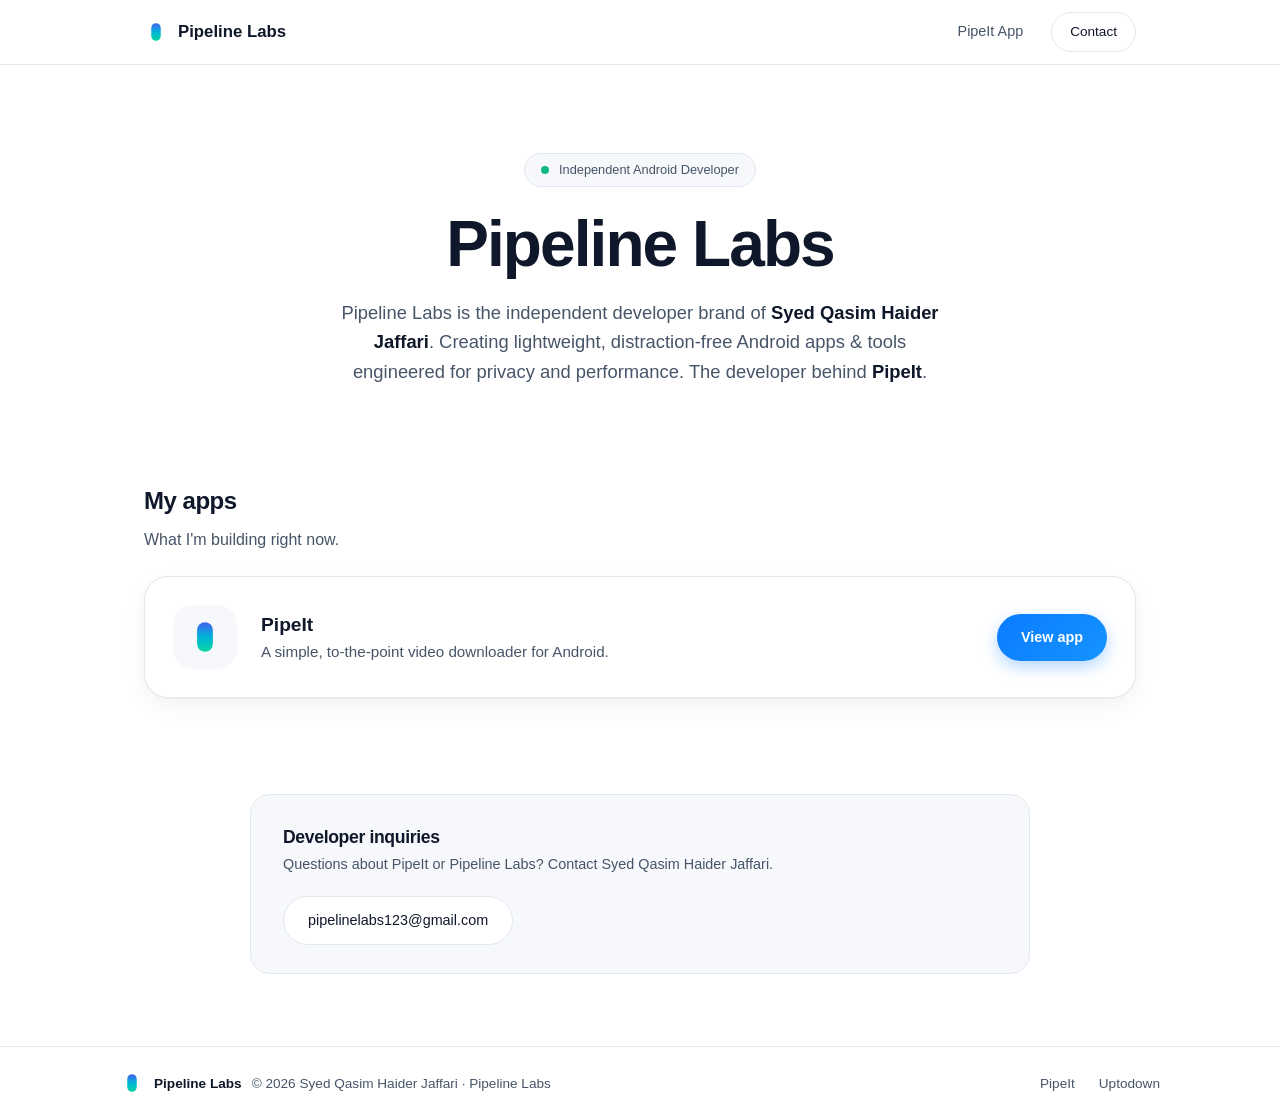
<file: docs/index.html>
<!DOCTYPE html>
<html lang="en">
<head>
  <meta charset="UTF-8">
  <meta name="viewport" content="width=device-width, initial-scale=1.0">
  <title>Pipeline Labs – Independent Android Developer</title>
<meta name="description" content="Pipeline Labs is the independent Android developer brand of Syed Qasim Haide Jaffari, creating lightweight, distraction-free android apps and tools engineered for privacy and performance. The developer behind PipeIt.">
  <meta property="og:title" content="Pipeline Labs">
  <meta property="og:description" content="Lightweight, distraction-free Android apps & tools engineered for privacy and performance.">
  <meta property="og:image" content="assets/pipeit-logo.png">
  <link rel="icon" href="assets/pipeit-logo.svg" type="image/svg+xml">

  <script type="application/ld+json">
{
  "@context": "https://schema.org",
  "@type": "Person",
  "name": "[Full Name]",
  "alternateName": "Pipeline Labs",
  "url": "https://qasimsyed16.github.io/pipeit-releases/",
  "email": "pipelinelabs123@gmail.com",
  "sameAs": ["https://github.com/qasimsyed16/pipeit-releases/#pipeit"]
}
</script>

  <style>
    :root {
      --bg: #ffffff;
      --surface: #ffffff;
      --surface-alt: #f6f8fb;
      --text: #0f172a;
      --text-muted: #475569;
      --border: #e2e8f0;
      --blue: #0a7cff;
      --teal: #12d6b0;
      --link: #0a6fcf;
      --shadow: 0 1px 2px rgba(15, 23, 42, .04), 0 8px 24px rgba(15, 23, 42, .05);
    }
    @media (prefers-color-scheme: dark) {
      :root {
        --bg: #0b1120;
        --surface: #111a2e;
        --surface-alt: #162036;
        --text: #f1f5f9;
        --text-muted: #94a3b8;
        --border: #24304a;
        --link: #5aa9ff;
        --shadow: none;
      }
    }

    * { box-sizing: border-box; margin: 0; padding: 0; }
    html { scroll-behavior: smooth; }
    body {
      font-family: Inter, -apple-system, BlinkMacSystemFont, "Segoe UI", Roboto, Helvetica, Arial, sans-serif;
      background: var(--bg);
      color: var(--text);
      line-height: 1.6;
      -webkit-font-smoothing: antialiased;
    }
    a { color: inherit; text-decoration: none; }
    :focus-visible { outline: 2px solid var(--blue); outline-offset: 3px; border-radius: 8px; }
    .container { width: 100%; max-width: 1040px; margin: 0 auto; padding: 0 24px; }

       .mark {
      display: block;
      height: 24px;
      width: auto;
      flex-shrink: 0;
    }

    /* Header */
    header { border-bottom: 1px solid var(--border); }
    .nav { display: flex; align-items: center; justify-content: space-between; height: 64px; }
    .brand { display: flex; align-items: center; gap: 10px; font-weight: 700; font-size: 1.05rem; }
    .nav-links { display: flex; align-items: center; gap: 28px; font-size: .9rem; color: var(--text-muted); }
    .nav-links a:hover { color: var(--text); }
    .btn-outline {
      border: 1px solid var(--border);
      border-radius: 999px;
      padding: 8px 18px;
      font-size: .85rem;
      color: var(--text);
      background: var(--surface);
    }
    .btn-outline:hover { border-color: var(--blue); }

    /* Hero */
    .hero { text-align: center; padding: 88px 0 72px; }
    .badge {
      display: inline-flex; align-items: center; gap: 10px;
      border: 1px solid var(--border);
      background: var(--surface-alt);
      border-radius: 999px;
      padding: 6px 16px;
      font-size: .8rem;
      color: var(--text-muted);
    }
    .badge i { width: 8px; height: 8px; border-radius: 50%; background: #10b981; }
    h1 {
      font-size: clamp(2.6rem, 7vw, 4rem);
      letter-spacing: -.03em;
      line-height: 1.1;
      margin: 22px 0 18px;
    }
    .lead {
      max-width: 620px;
      margin: 0 auto;
      font-size: 1.15rem;
      color: var(--text-muted);
    }
    .lead strong { color: var(--text); font-weight: 600; }
    .cta { display: flex; justify-content: center; flex-wrap: wrap; gap: 12px; margin-top: 32px; }
    .btn-primary {
      background: linear-gradient(135deg, #0a7cff, #1593ff);
      color: #fff;
      border-radius: 999px;
      padding: 12px 24px;
      font-weight: 600;
      font-size: .9rem;
      box-shadow: 0 6px 16px rgba(10, 124, 255, .3);
    }
    .btn-primary:hover { filter: brightness(1.08); }
    .btn-ghost {
      border: 1px solid var(--border);
      background: var(--surface);
      border-radius: 999px;
      padding: 12px 24px;
      font-size: .9rem;
    }
    .btn-ghost:hover { border-color: var(--blue); }

    /* Our apps */
    section { padding: 24px 0 72px; }
    h2 { font-size: 1.5rem; letter-spacing: -.02em; margin-bottom: 6px; }
    .section-sub { color: var(--text-muted); margin-bottom: 24px; }
    .app-card {
      display: flex; align-items: center; gap: 24px;
      background: var(--surface);
      border: 1px solid var(--border);
      border-radius: 24px;
      padding: 28px;
      box-shadow: var(--shadow);
    }
    .app-icon {
      width: 64px; height: 64px; flex-shrink: 0;
      border-radius: 20px;
      background: var(--surface-alt);
      display: grid; place-items: center;
    }
    .app-icon img { width: 40px; height: auto; }
    .app-body { flex: 1; min-width: 0; }
    .app-body h3 { font-size: 1.2rem; }
    .app-body p { color: var(--text-muted); font-size: .95rem; }
    .app-actions { display: flex; gap: 10px; flex-wrap: wrap; }

    /* Contact */
    .contact {
      display: flex; align-items: center; justify-content: space-between; gap: 20px; flex-wrap: wrap;
      max-width: 780px; margin: 0 auto;
      background: var(--surface-alt);
      border: 1px solid var(--border);
      border-radius: 20px;
      padding: 28px 32px;
    }
    .contact h2 { font-size: 1.1rem; margin-bottom: 2px; }
    .contact p { color: var(--text-muted); font-size: .9rem; }
    .contact .btn-ghost { font-weight: 500; }

    /* Footer */
    footer { border-top: 1px solid var(--border); font-size: .85rem; color: var(--text-muted); }
    .foot { display: flex; align-items: center; justify-content: space-between; flex-wrap: wrap; gap: 12px 24px; padding: 24px 0; }
    .foot-brand { display: flex; align-items: center; gap: 10px; }
    .foot-brand strong { color: var(--text); }
    .foot-links { display: flex; flex-wrap: wrap; gap: 8px 24px; }
    .foot-links a:hover { color: var(--text); }
    .foot-links a.mail { color: var(--link); }

    @media (max-width: 720px) {
      .nav-links { gap: 16px; }
      .nav-links .hide-sm { display: none; }
      .hero { padding: 56px 0 48px; }
      .app-card { flex-direction: column; text-align: center; align-items: center; }
      .app-actions { justify-content: center; }
      .contact { flex-direction: column; text-align: center; }
      .foot { flex-direction: column; text-align: center; }
      .foot-links { justify-content: center; }
    }
  </style>
</head>
<body>

  <header>
    <div class="container nav">
      <a class="brand" href="./" aria-label="Pipeline Labs home">
        <img class="mark" src="assets/pipeit-logo.svg" alt="" aria-hidden="true">
        Pipeline Labs
      </a>
      <nav class="nav-links" aria-label="Main">
        <a href="pipeit.html">PipeIt App</a>
        <!-- <a class="hide-sm" href="https://github.com/qasimsyed16/pipeit-releases" target="_blank" rel="noopener">GitHub</a> -->
        <a class="btn-outline" href="#contact">Contact</a>
      </nav>
    </div>
  </header>

  <main>
    <div class="container hero">
      <span class="badge"><i aria-hidden="true"></i>Independent Android Developer</span>
      <h1>Pipeline Labs</h1>
      <p class="lead">
  Pipeline Labs is the independent developer brand of <strong>Syed Qasim Haider Jaffari</strong>.
  Creating lightweight, distraction-free Android apps & tools engineered for privacy and performance.
  The developer behind <strong>PipeIt</strong>.
</p>
      <!-- <div class="cta">
        <a class="btn-primary" href="pipeit.html">Explore PipeIt</a>
        <a class="btn-ghost" href="mailto:pipelinelabs123@gmail.com">pipelinelabs123@gmail.com</a>
      </div> -->
    </div>

    <section>
      <div class="container">
        <h2>My apps</h2>
        <p class="section-sub">What I'm building right now.</p>
        <div class="app-card">
          <div class="app-icon"><img src="assets/pipeit-logo.svg" alt="PipeIt logo"></div>
          <div class="app-body">
            <h3>PipeIt</h3>
            <p>A simple, to-the-point video downloader for Android.</p>
          </div>
          <div class="app-actions">
            <a class="btn-primary" href="pipeit.html">View app</a>
          </div>
        </div>
      </div>
    </section>

    <section id="contact">
      <div class="container">
        <div class="contact">
          <div>
            <h2>Developer inquiries</h2>
<p>Questions about PipeIt or Pipeline Labs? Contact Syed Qasim Haider Jaffari.</p>
          </div>
          <a class="btn-ghost" href="mailto:pipelinelabs123@gmail.com">pipelinelabs123@gmail.com</a>
        </div>
      </div>
    </section>
  </main>

  <footer>
    <div class="container foot">
      <div class="foot-brand">
        <img class="mark" src="assets/pipeit-logo.svg" alt="" aria-hidden="true">
        <strong>Pipeline Labs</strong>
        <span>&copy; 2026 Syed Qasim Haider Jaffari · Pipeline Labs</span>
      </div>
      <div class="foot-links">
        <a href="pipeit.html">PipeIt</a>
        <a href="https://en.uptodown.com/developer/pipeline-labs" target="_blank" rel="noopener">Uptodown</a>
      </div>
    </div>
  </footer>

</body>
</html>
</file>
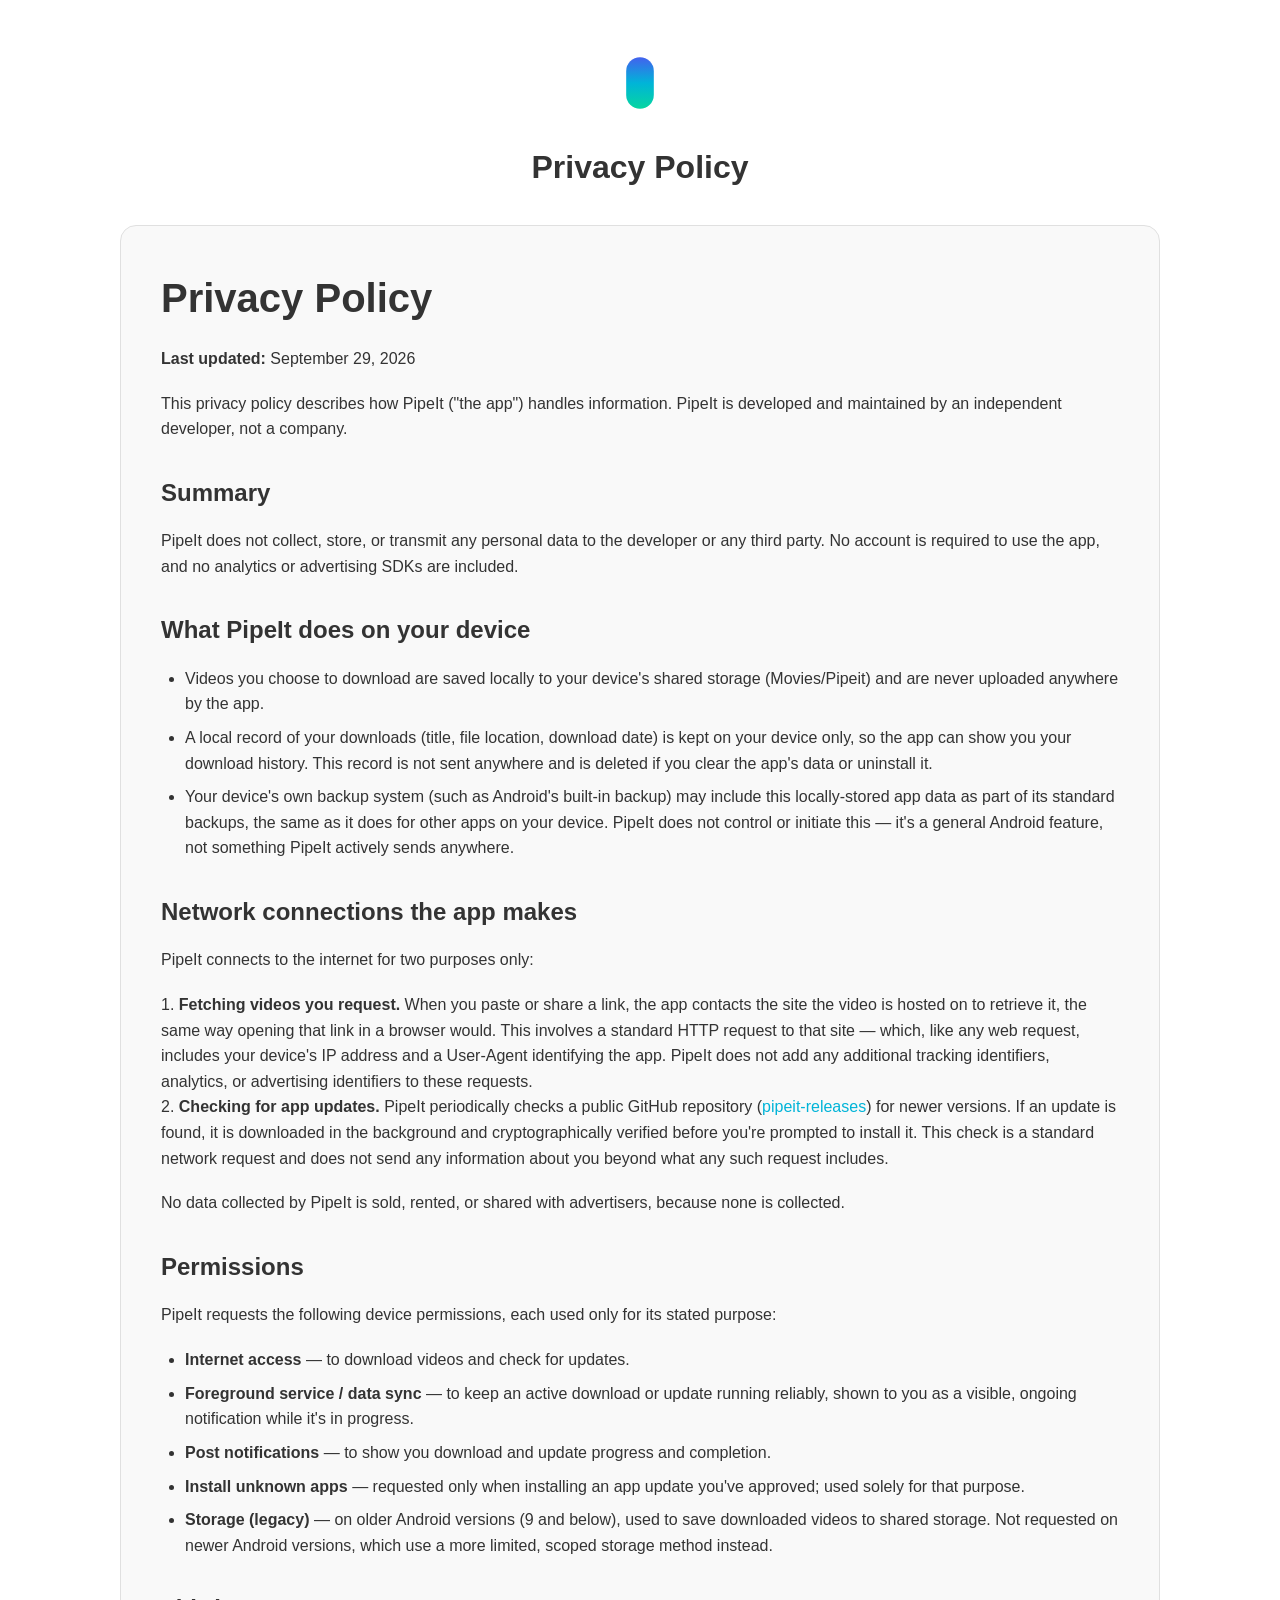
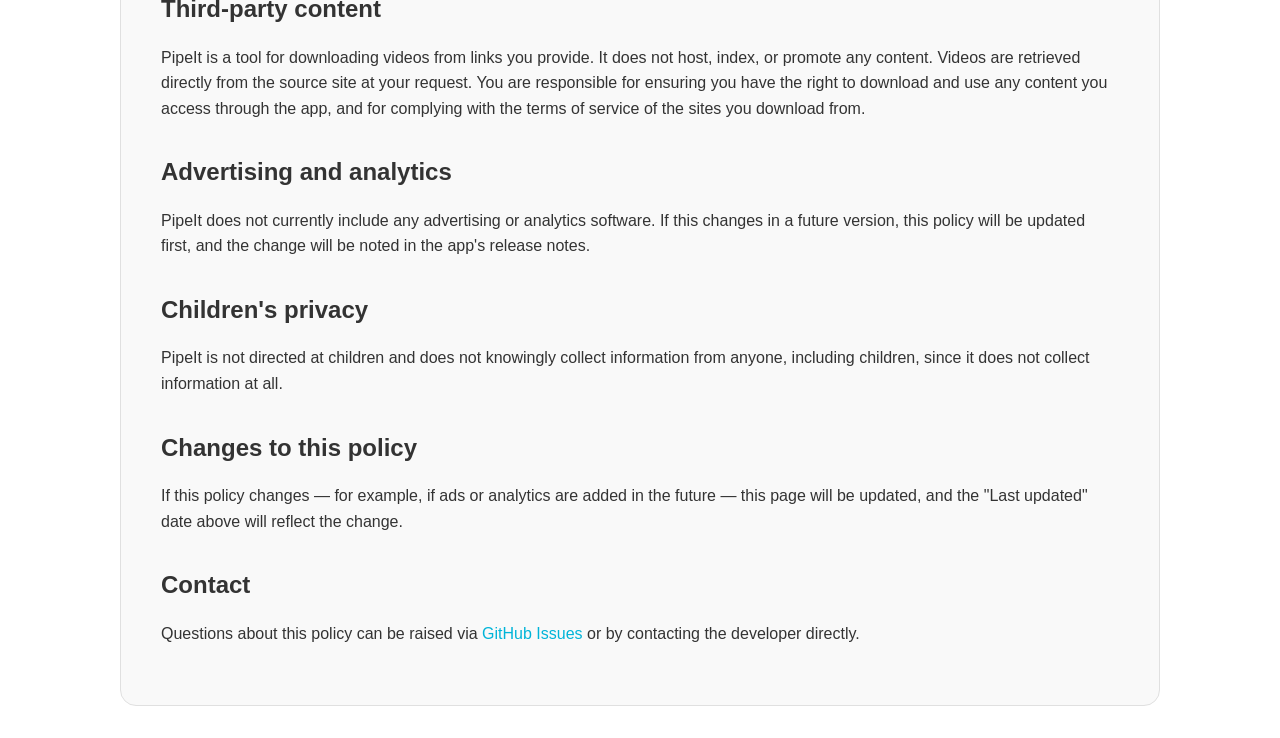
<file: docs/privacy.html>
<!DOCTYPE html>
<html lang="en">
<head>
    <meta charset="UTF-8">
    <meta name="viewport" content="width=device-width, initial-scale=1.0">
    <title>Privacy Policy - PipeIt</title>
    <link rel="icon" type="image/svg+xml" href="assets/pipeit-logo.svg">
    <link rel="apple-touch-icon" href="assets/pipeit-logo.png">
    <link rel="stylesheet" href="css/style.css">
</head>
<body>
    <div class="container">
        <header class="header" style="margin-bottom: 2rem; margin-top: 1rem;">
            <a href="index.html">
                <img src="assets/pipeit-logo.svg" alt="PipeIt Logo" class="logo" style="width: 70px; margin-bottom: 1rem;">
            </a>
            <h1 style="font-size: 2rem;">Privacy Policy</h1>
        </header>

        <main id="policy-content">
            <p>Loading privacy policy...</p>
        </main>
    </div>

    <script>
        function parseMarkdown(md) {
            let html = md;
            
            // Headings
            html = html.replace(/^### (.*$)/gim, '<h3>$1</h3>');
            html = html.replace(/^## (.*$)/gim, '<h2>$1</h2>');
            html = html.replace(/^# (.*$)/gim, '<h1>$1</h1>');
            
            // Bold
            html = html.replace(/\*\*(.*)\*\*/gim, '<strong>$1</strong>');
            
            // Links
            html = html.replace(/\[([^\]]+)\]\(([^)]+)\)/gim, '<a href="$2">$1</a>');
            
            // Bullet lists
            html = html.replace(/^[\*-] (.*$)/gim, '<ul><li>$1</li></ul>');
            // Merge adjacent ul tags
            html = html.replace(/<\/ul>\n<ul>/gim, '\n');
            
            // Paragraphs (anything not enclosed in a block level tag)
            html = html.split('\n\n').map(p => {
                let trimmed = p.trim();
                if (trimmed.startsWith('<h') || trimmed.startsWith('<ul')) {
                    return trimmed;
                }
                if (trimmed) {
                    return `<p>${trimmed.replace(/\n/g, '<br>')}</p>`;
                }
                return '';
            }).join('\n');
            
            return html;
        }

        fetch('content/privacy-policy.md')
            .then(response => {
                if (!response.ok) throw new Error('Failed to fetch');
                return response.text();
            })
            .then(text => {
                document.getElementById('policy-content').innerHTML = parseMarkdown(text);
            })
            .catch(error => {
                console.error('Error loading policy:', error);
                document.getElementById('policy-content').innerHTML = '<p>Error loading privacy policy. Please try again later or check the repository directly.</p>';
            });
    </script>
</body>
</html>
</file>
<file: docs/css/style.css>
:root {
  --bg-color: #ffffff;
  --text-color: #333333;
  --text-muted: #666666;
  --card-bg: #f9f9f9;
  --border-color: #e0e0e0;
  --gradient: linear-gradient(to bottom right, #4361EE, #00B4D8, #06D6A0);
}

@media (prefers-color-scheme: dark) {
  :root {
    --bg-color: #121212;
    --text-color: #e0e0e0;
    --text-muted: #a0a0a0;
    --card-bg: #1e1e1e;
    --border-color: #333333;
  }
}

body {
  margin: 0;
  padding: 0;
  font-family: -apple-system, BlinkMacSystemFont, "Segoe UI", Roboto, Helvetica, Arial, sans-serif;
  background-color: var(--bg-color);
  color: var(--text-color);
  line-height: 1.6;
}

.container {
  max-width: 1040px;
  margin: 0 auto;
  padding: 2rem 1.5rem;
}

.header {
  text-align: center;
  max-width: 720px;
  margin: 2rem auto 2.5rem;
}

.logo {
  width: 120px;
  height: auto;
  margin-bottom: 0.2rem;
}

h1 {
  margin: 0 0 0.5rem 0;
  font-size: 2.5rem;
}

.tagline {
  font-size: 1.2rem;
  color: var(--text-muted);
  margin-top: 0;
}

.btn {
  display: inline-block;
  background: var(--gradient);
  color: white;
  padding: 0.9rem 2rem;
  text-decoration: none;
  border-radius: 8px;
  font-weight: 600;
  font-size: 1.1rem;
  transition: opacity 0.2s, transform 0.1s;
  border: none;
  cursor: pointer;
  box-shadow: 0 4px 6px rgba(0,0,0,0.1);
}

.btn:hover {
  opacity: 0.95;
  transform: translateY(-1px);
}

.links {
  margin-top: 2rem;
  display: flex;
  justify-content: center;
  gap: 2rem;
}

.links a {
  color: var(--text-muted);
  text-decoration: none;
  font-weight: 500;
  border-bottom: 2px solid transparent;
  transition: color 0.2s, border-color 0.2s;
}

.links a:hover {
  color: var(--text-color);
  border-bottom-color: #00B4D8;
}

/* Screenshots Showcase Section */
.showcase-section {
  margin-top: 3.5rem;
  margin-bottom: 3.5rem;
  text-align: center;
}

.showcase-heading {
  font-size: 2rem;
  font-weight: 700;
  margin: 0 0 0.4rem 0;
}

.showcase-subheading {
  font-size: 1.05rem;
  color: var(--text-muted);
  margin: 0 0 2.2rem 0;
}

/* Screenshots Grid / Scroll */
.screenshots-grid {
  display: grid;
  grid-template-columns: repeat(4, 1fr);
  gap: 1.5rem;
  align-items: stretch;
}

.screenshot-card {
  background-color: var(--card-bg);
  border: 1px solid var(--border-color);
  border-radius: 20px;
  padding: 1.5rem 1rem 1.25rem;
  display: flex;
  flex-direction: column;
  align-items: center;
  cursor: pointer;
  transition: transform 0.25s ease, box-shadow 0.25s ease, border-color 0.25s ease;
  position: relative;
  overflow: hidden;
}

.screenshot-card:hover {
  transform: translateY(-6px);
  border-color: #00B4D8;
  box-shadow: 0 14px 28px rgba(0, 180, 216, 0.12);
}

.mockup-img-wrap {
  width: 100%;
  display: flex;
  justify-content: center;
  align-items: center;
  margin-bottom: 1.2rem;
}

.mockup-img-wrap img {
  height: 380px;
  width: auto;
  max-width: 100%;
  object-fit: contain;
  filter: drop-shadow(0 12px 20px rgba(0, 0, 0, 0.18));
  transition: transform 0.25s ease;
}

.screenshot-card:hover .mockup-img-wrap img {
  transform: scale(1.03);
}

.screenshot-info {
  display: flex;
  flex-direction: column;
  align-items: center;
  text-align: center;
  margin-top: auto;
  width: 100%;
}

.screenshot-badge {
  display: inline-block;
  background: var(--gradient);
  color: #ffffff;
  font-size: 0.72rem;
  font-weight: 700;
  text-transform: uppercase;
  letter-spacing: 0.05em;
  padding: 0.2rem 0.65rem;
  border-radius: 9999px;
  margin-bottom: 0.5rem;
}

.screenshot-info h3 {
  margin: 0 0 0.35rem 0;
  font-size: 1.15rem;
  font-weight: 600;
  color: var(--text-color);
}

.screenshot-info p {
  margin: 0;
  font-size: 0.88rem;
  color: var(--text-muted);
  line-height: 1.45;
}

/* Lightbox Modal */
.lightbox {
  position: fixed;
  inset: 0;
  background: rgba(0, 0, 0, 0.85);
  backdrop-filter: blur(8px);
  z-index: 9999;
  display: flex;
  align-items: center;
  justify-content: center;
  opacity: 0;
  pointer-events: none;
  transition: opacity 0.25s ease;
  padding: 1.5rem;
}

.lightbox.open {
  opacity: 1;
  pointer-events: auto;
}

.lightbox-content {
  position: relative;
  display: flex;
  flex-direction: column;
  align-items: center;
  max-width: 90vw;
  max-height: 90vh;
}

.lightbox-content img {
  max-height: 80vh;
  max-width: 85vw;
  object-fit: contain;
  border-radius: 24px;
  box-shadow: 0 25px 50px rgba(0, 0, 0, 0.5);
  transform: scale(0.96);
  transition: transform 0.25s ease;
}

.lightbox.open .lightbox-content img {
  transform: scale(1);
}

.lightbox-caption {
  color: #ffffff;
  margin-top: 1rem;
  font-size: 1.05rem;
  font-weight: 500;
}

.lightbox-close {
  position: absolute;
  top: -45px;
  right: 0;
  background: rgba(255, 255, 255, 0.2);
  color: #ffffff;
  border: none;
  width: 38px;
  height: 38px;
  border-radius: 50%;
  font-size: 1.4rem;
  line-height: 1;
  cursor: pointer;
  display: flex;
  align-items: center;
  justify-content: center;
  transition: background 0.2s ease;
}

.lightbox-close:hover {
  background: rgba(255, 255, 255, 0.4);
}

/* Footer & Links */
.footer {
  margin-top: 3.5rem;
  margin-bottom: 2rem;
  text-align: center;
}

/* Privacy policy content */
#policy-content {
  background-color: var(--card-bg);
  padding: 2.5rem;
  border-radius: 16px;
  border: 1px solid var(--border-color);
}

#policy-content h1, 
#policy-content h2, 
#policy-content h3 {
  margin-top: 2rem;
  margin-bottom: 1rem;
}

#policy-content h1:first-child,
#policy-content h2:first-child,
#policy-content h3:first-child {
  margin-top: 0;
}

#policy-content p {
  margin-bottom: 1.2rem;
}

#policy-content a {
  color: #00B4D8;
  text-decoration: none;
}

#policy-content a:hover {
  text-decoration: underline;
}

#policy-content ul {
  padding-left: 1.5rem;
  margin-bottom: 1.5rem;
}

#policy-content li {
  margin-bottom: 0.5rem;
}

/* Responsive Media Queries */
@media (max-width: 992px) {
  .screenshots-grid {
    grid-template-columns: repeat(2, 1fr);
    gap: 1.5rem;
  }
}

@media (max-width: 640px) {
  .header {
    margin-top: 1rem;
  }
  .links {
    flex-direction: column;
    gap: 1rem;
  }
  /* On mobile: smooth horizontal swipe gallery */
  .screenshots-grid {
    display: flex;
    overflow-x: auto;
    scroll-snap-type: x mandatory;
    gap: 1rem;
    padding: 0.5rem 0.5rem 1.5rem;
    -webkit-overflow-scrolling: touch;
  }
  .screenshot-card {
    flex: 0 0 78vw;
    scroll-snap-align: center;
    padding: 1.25rem 0.75rem 1rem;
  }
  .mockup-img-wrap img {
    height: 340px;
  }
}
</file>
